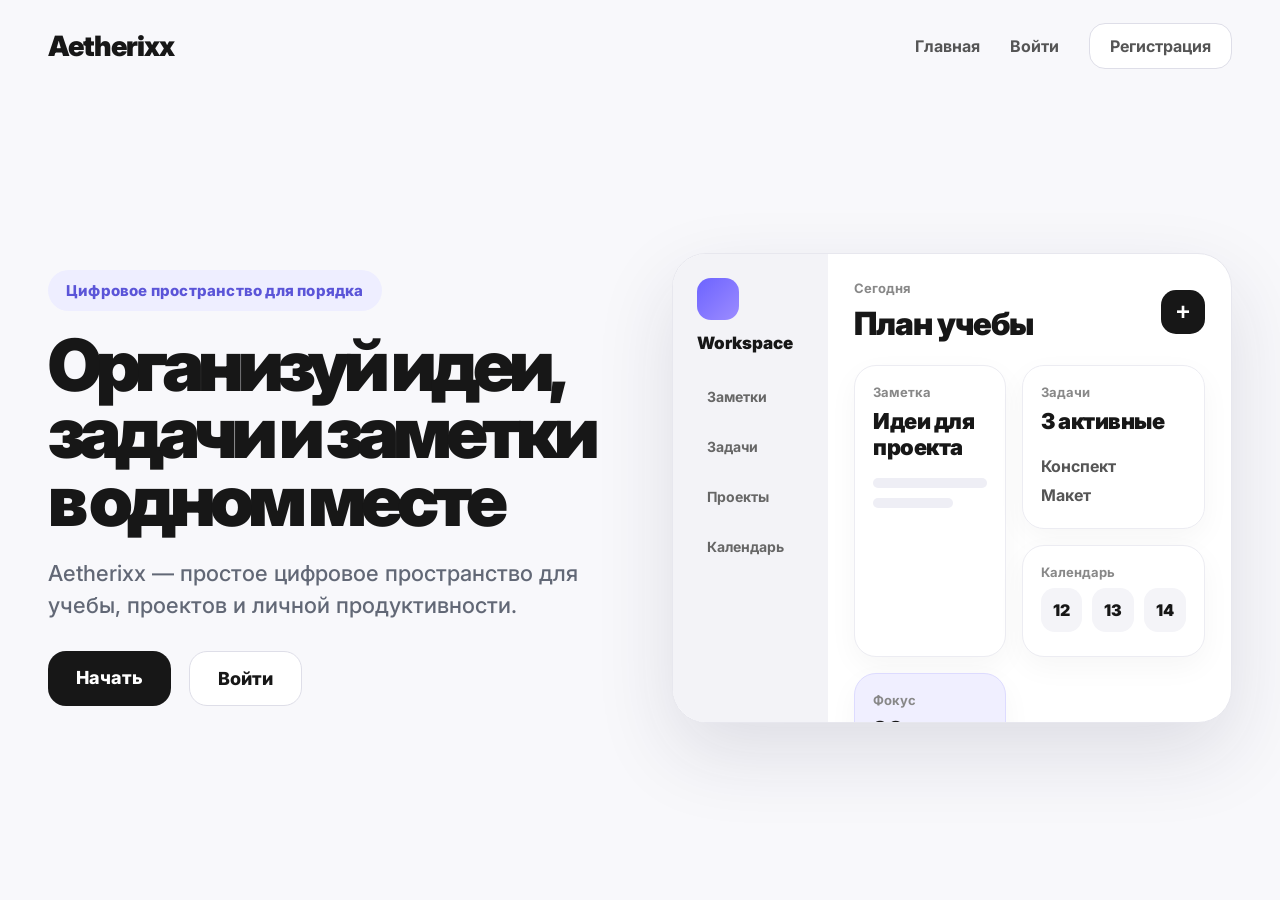
<file: index.html>
<!DOCTYPE html>
<html lang="ru">
<head>
    <meta charset="UTF-8">
    <meta name="viewport" content="width=device-width, initial-scale=1.0">
    <title>Aetherixx — Главная</title>
    <link rel="stylesheet" href="css/index.css">
</head>
<body>
    <!-- Верхняя навигация сайта -->
    <header class="header">
        <a href="index.html" class="logo">Aetherixx</a>

        <nav class="nav">
            <a href="index.html">Главная</a>
            <a href="login.html">Войти</a>
            <a href="register.html" class="nav-button">Регистрация</a>
        </nav>
    </header>

    <!-- Главный hero-блок -->
    <main class="hero">
        <section class="hero-text">
            <p class="badge">Цифровое пространство для порядка</p>
            <h1>Организуй идеи, задачи и заметки в одном месте</h1>
            <p class="subtitle">
                Aetherixx — простое цифровое пространство для учебы, проектов и личной продуктивности.
            </p>

            <div class="hero-actions">
                <a href="register.html" class="btn primary">Начать</a>
                <a href="login.html" class="btn secondary">Войти</a>
            </div>
        </section>

        <!-- Декоративный макет рабочего пространства -->
        <section class="workspace-preview">
            <div class="preview-window">
                <aside class="preview-sidebar">
                    <div class="sidebar-dot"></div>
                    <p>Workspace</p>
                    <span>Заметки</span>
                    <span>Задачи</span>
                    <span>Проекты</span>
                    <span>Календарь</span>
                </aside>

                <div class="preview-content">
                    <div class="preview-top">
                        <div>
                            <p class="small-text">Сегодня</p>
                            <h3>План учебы</h3>
                        </div>
                        <button>+</button>
                    </div>

                    <div class="preview-grid">
                        <div class="preview-card large">
                            <p>Заметка</p>
                            <h4>Идеи для проекта</h4>
                            <span></span>
                            <span class="short"></span>
                        </div>

                        <div class="preview-card">
                            <p>Задачи</p>
                            <h4>3 активные</h4>
                            <ul>
                                <li>Конспект</li>
                                <li>Макет</li>
                            </ul>
                        </div>

                        <div class="preview-card calendar">
                            <p>Календарь</p>
                            <div class="calendar-row">
                                <b>12</b><b>13</b><b>14</b>
                            </div>
                        </div>

                        <div class="preview-card accent">
                            <p>Фокус</p>
                            <h4>90 минут</h4>
                        </div>
                    </div>
                </div>
            </div>
        </section>
    </main>

    <script src="js/index.js"></script>
</body>
</html>
</file>
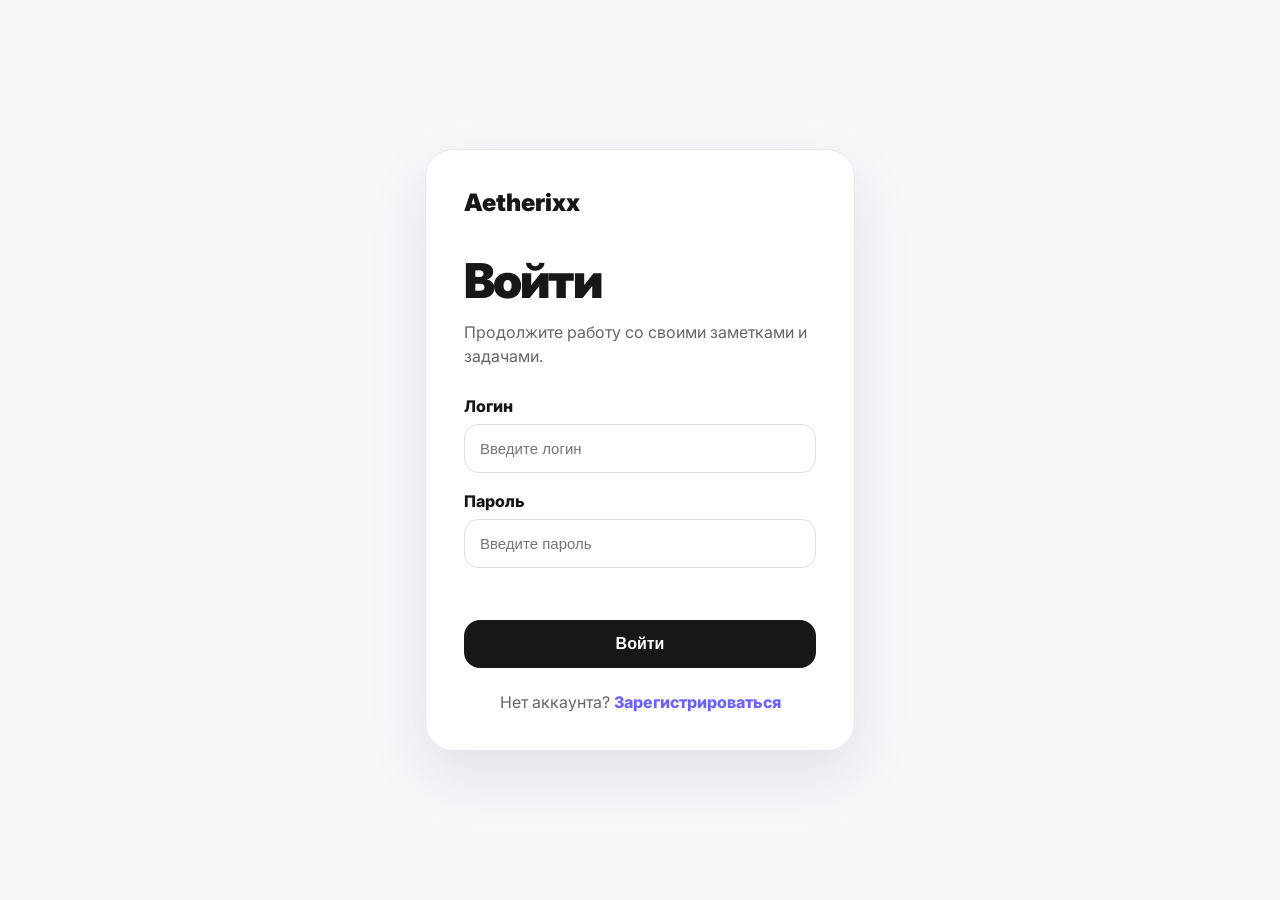
<file: login.html>
<!DOCTYPE html>
<html lang="ru">
<head>
    <meta charset="UTF-8">
    <meta name="viewport" content="width=device-width, initial-scale=1.0">
    <title>Aetherixx — Вход</title>
    <link rel="stylesheet" href="css/login.css">
</head>
<body>
    <main class="auth-page">
        <form class="auth-card" id="loginForm">
            <a href="index.html" class="logo">Aetherixx</a>
            <h1>Войти</h1>
            <p class="description">Продолжите работу со своими заметками и задачами.</p>
            <label>Логин</label>
            <input type="text" id="email" placeholder="Введите логин">

            <label>Пароль</label>
            <input type="password" id="password" placeholder="Введите пароль">

            <p class="error" id="errorMessage"></p>

            <button type="submit">Войти</button>

            <p class="bottom-text">
                Нет аккаунта? <a href="register.html">Зарегистрироваться</a>
            </p>
        </form>
    </main>

    <script src="js/login.js"></script>
</body>
</html>
</file>
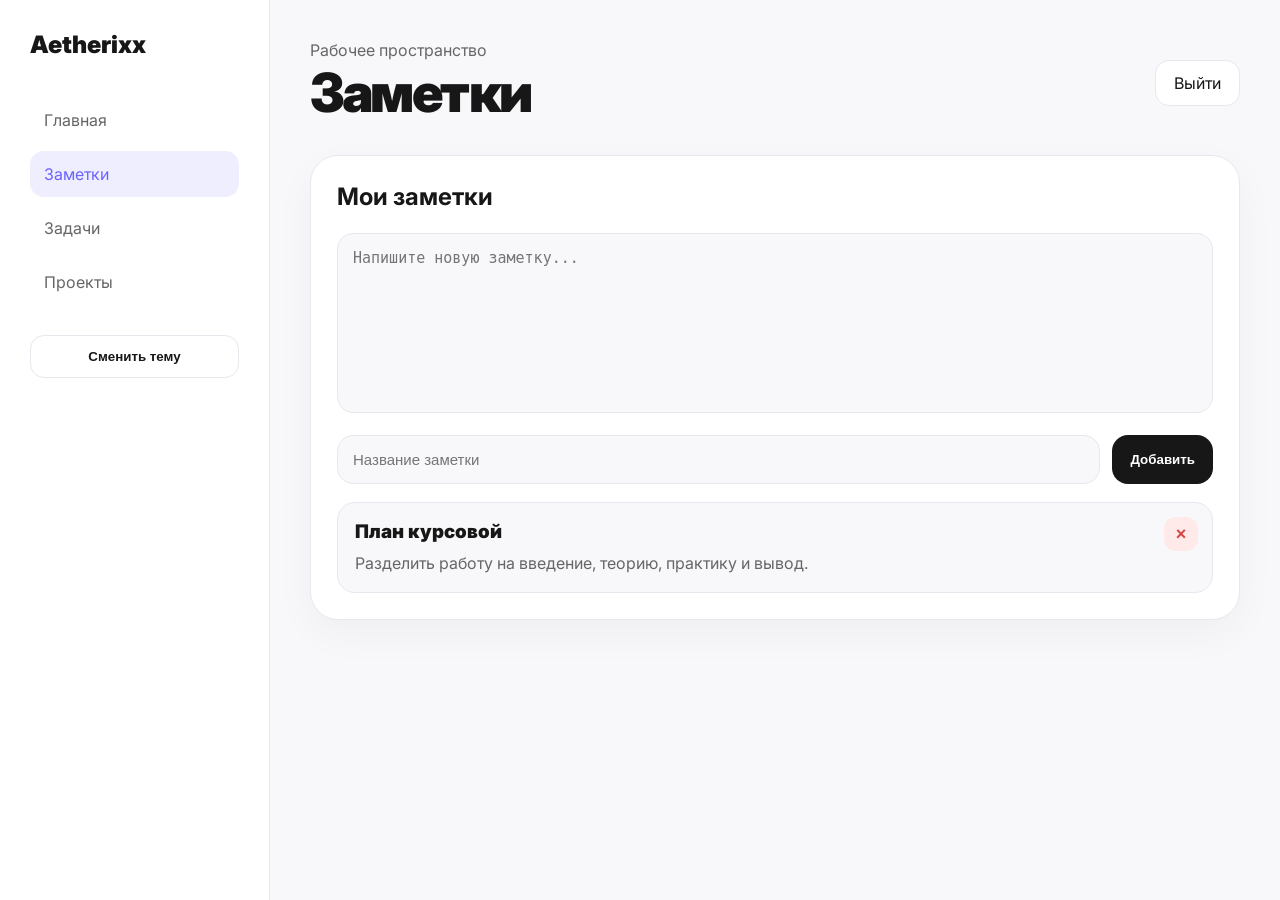
<file: notes.html>
<!DOCTYPE html>
<html lang="ru">
<head>
    <meta charset="UTF-8">
    <meta name="viewport" content="width=device-width, initial-scale=1.0">
    <title>Aetherixx — Заметки</title>
    <link rel="stylesheet" href="css/notes.css">
</head>
<body>
    <div class="app">
        <aside class="sidebar">
            <a href="index.html" class="logo">Aetherixx</a>
            <nav class="menu">
                <a href="workspace.html">Главная</a>
                <a class="active" href="notes.html">Заметки</a>
                <a href="tasks.html">Задачи</a>
                <a href="projects.html">Проекты</a>
            </nav>
            <button class="theme-button" id="themeButton">Сменить тему</button>
        </aside>

        <main class="content">
            <header class="topbar">
                <div>
                    <p class="muted">Рабочее пространство</p>
                    <h1>Заметки</h1>
                </div>
                <a href="login.html" class="logout" id="logoutButton">Выйти</a>
            </header>

            <section class="page-grid page-grid-one">
                <div class="panel">
                    <div class="panel-header">
                        <h2>Мои заметки</h2>
                    </div>
                    <textarea id="noteText" placeholder="Напишите новую заметку..."></textarea>
                    <div class="form-row">
                        <input type="text" id="noteTitle" placeholder="Название заметки">
                        <button id="addNoteButton">Добавить</button>
                    </div>
                    <div class="list" id="notesList"></div>
                </div>
            </section>
        </main>
    </div>
    <script src="js/notes.js"></script>
</body>
</html>
</file>
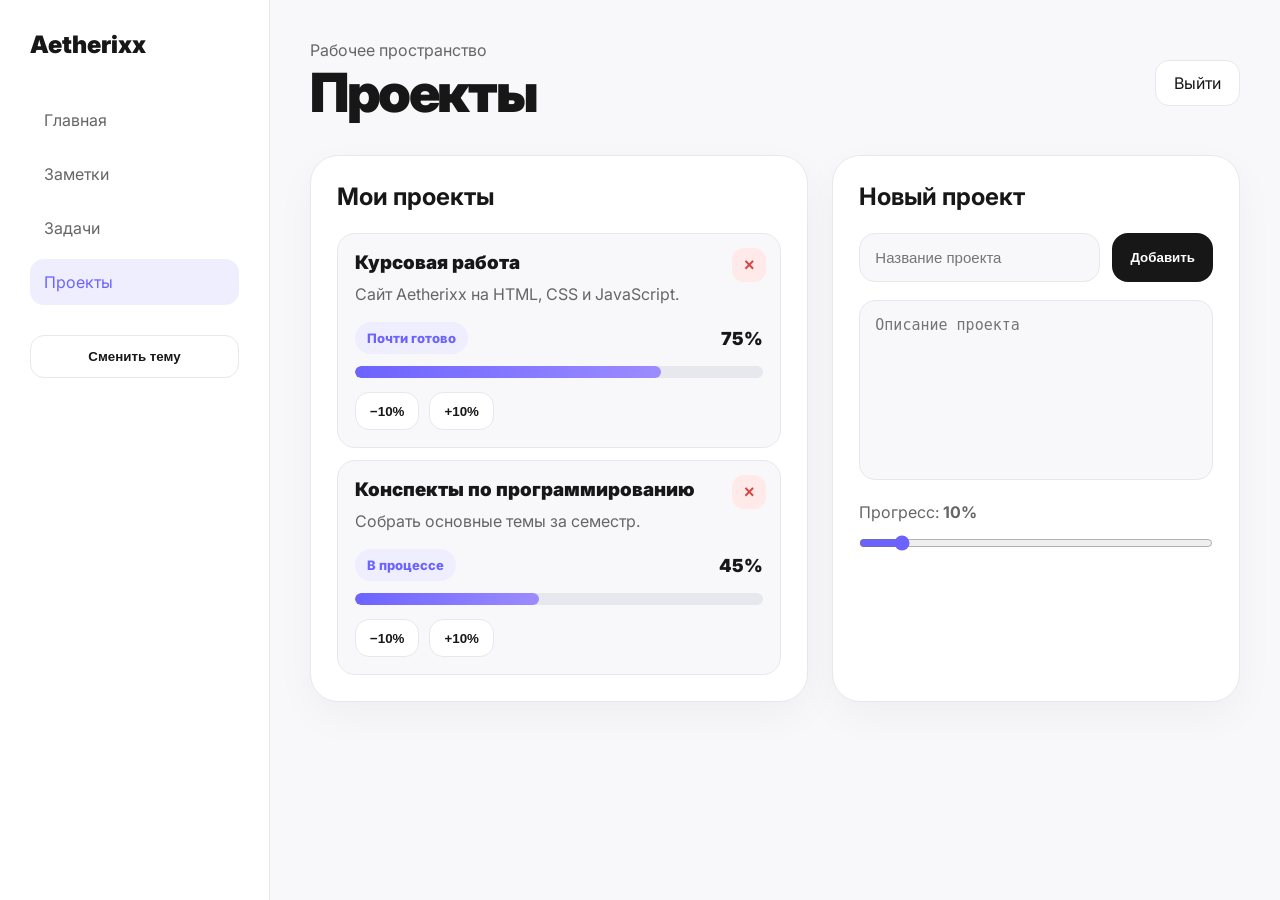
<file: projects.html>
<!DOCTYPE html>
<html lang="ru">
<head>
    <meta charset="UTF-8">
    <meta name="viewport" content="width=device-width, initial-scale=1.0">
    <title>Aetherixx — Проекты</title>
    <link rel="stylesheet" href="css/projects.css">
</head>
<body>
    <div class="app">
        <aside class="sidebar">
            <a href="index.html" class="logo">Aetherixx</a>
            <nav class="menu">
                <a href="workspace.html">Главная</a>
                <a href="notes.html">Заметки</a>
                <a href="tasks.html">Задачи</a>
                <a class="active" href="projects.html">Проекты</a>
            </nav>
            <button class="theme-button" id="themeButton">Сменить тему</button>
        </aside>

        <main class="content">
            <header class="topbar">
                <div>
                    <p class="muted">Рабочее пространство</p>
                    <h1>Проекты</h1>
                </div>
                <a href="login.html" class="logout" id="logoutButton">Выйти</a>
            </header>

            <section class="page-grid">
                <div class="panel">
                    <div class="panel-header">
                        <h2>Мои проекты</h2>
                    </div>
                    <div class="list" id="projectList"></div>
                </div>

                <div class="panel">
                    <div class="panel-header">
                        <h2>Новый проект</h2>
                    </div>
                    <div class="form-row">
                        <input type="text" id="projectInput" placeholder="Название проекта">
                        <button id="addProjectButton">Добавить</button>
                    </div>
                    <textarea id="projectText" placeholder="Описание проекта"></textarea>
                    <div class="progress-create">
                        <label for="projectProgress">Прогресс: <b id="progressValue">10%</b></label>
                        <input type="range" id="projectProgress" min="0" max="100" value="10">
                    </div>
                </div>
            </section>
        </main>
    </div>
    <script src="js/projects.js"></script>
</body>
</html>
</file>
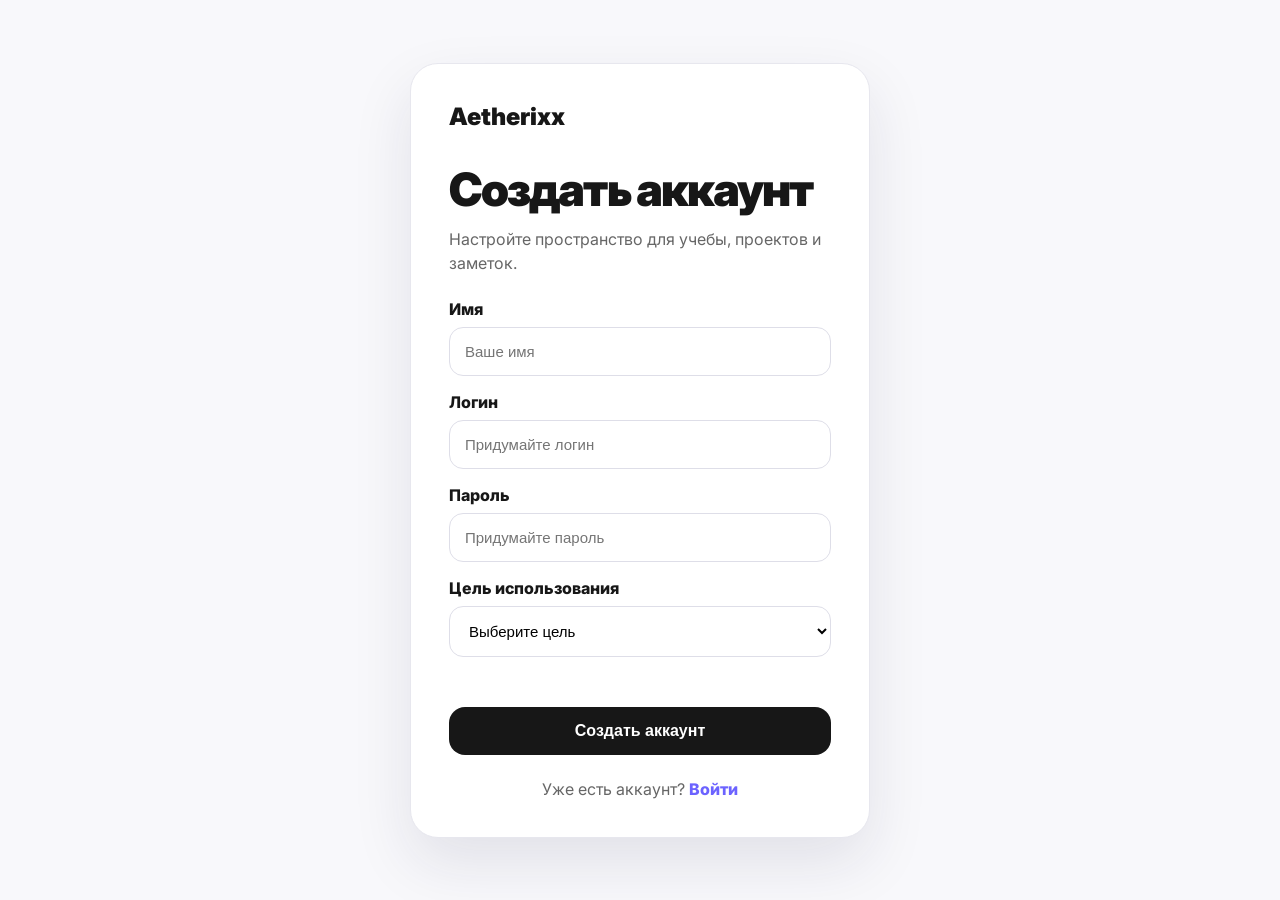
<file: register.html>
<!DOCTYPE html>
<html lang="ru">
<head>
    <meta charset="UTF-8">
    <meta name="viewport" content="width=device-width, initial-scale=1.0">
    <title>Aetherixx — Регистрация</title>
    <link rel="stylesheet" href="css/register.css">
</head>
<body>
    <main class="auth-page">
        <form class="auth-card" id="registerForm">
            <a href="index.html" class="logo">Aetherixx</a>
            <h1>Создать аккаунт</h1>
            <p class="description">Настройте пространство для учебы, проектов и заметок.</p>

            <label>Имя</label>
            <input type="text" id="name" placeholder="Ваше имя">

            <label>Логин</label>
            <input type="text" id="email" placeholder="Придумайте логин">

            <label>Пароль</label>
            <input type="password" id="password" placeholder="Придумайте пароль">

            <label>Цель использования</label>
            <select id="goal">
                <option value="">Выберите цель</option>
                <option value="Учёба">Учёба</option>
                <option value="Проекты">Проекты</option>
                <option value="Заметки">Заметки</option>
            </select>

            <p class="error" id="errorMessage"></p>

            <button type="submit">Создать аккаунт</button>

            <p class="bottom-text">
                Уже есть аккаунт? <a href="login.html">Войти</a>
            </p>
        </form>
    </main>

    <script src="js/register.js"></script>
</body>
</html>
</file>
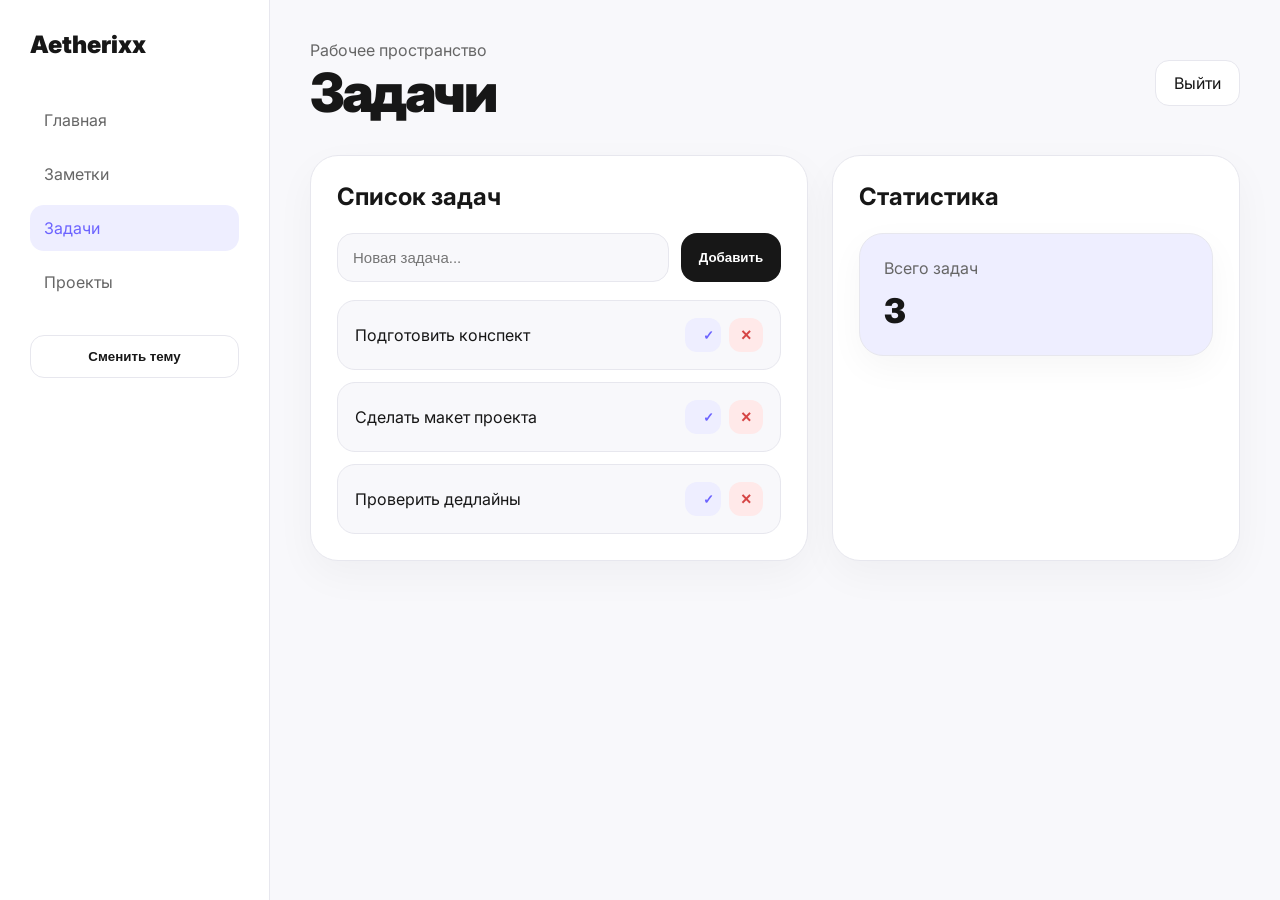
<file: tasks.html>
<!DOCTYPE html>
<html lang="ru">
<head>
    <meta charset="UTF-8">
    <meta name="viewport" content="width=device-width, initial-scale=1.0">
    <title>Aetherixx — Задачи</title>
    <link rel="stylesheet" href="css/tasks.css">
</head>
<body>
    <div class="app">
        <aside class="sidebar">
            <a href="index.html" class="logo">Aetherixx</a>
            <nav class="menu">
                <a href="workspace.html">Главная</a>
                <a href="notes.html">Заметки</a>
                <a class="active" href="tasks.html">Задачи</a>
                <a href="projects.html">Проекты</a>
            </nav>
            <button class="theme-button" id="themeButton">Сменить тему</button>
        </aside>

        <main class="content">
            <header class="topbar">
                <div>
                    <p class="muted">Рабочее пространство</p>
                    <h1>Задачи</h1>
                </div>
                <a href="login.html" class="logout" id="logoutButton">Выйти</a>
            </header>

            <section class="page-grid">
                <div class="panel">
                    <div class="panel-header">
                        <h2>Список задач</h2>
                    </div>
                    <div class="task-form">
                        <input type="text" id="taskInput" placeholder="Новая задача...">
                        <button id="addTaskButton">Добавить</button>
                    </div>
                    <ul class="list task-list" id="taskList"></ul>
                </div>

                <div class="panel">
                    <div class="panel-header">
                        <h2>Статистика</h2>
                    </div>
                    <div class="card accent">
                        <p>Всего задач</p>
                        <h2 id="taskCount">0</h2>
                    </div>
                </div>
            </section>
        </main>
    </div>
    <script src="js/tasks.js"></script>
</body>
</html>
</file>
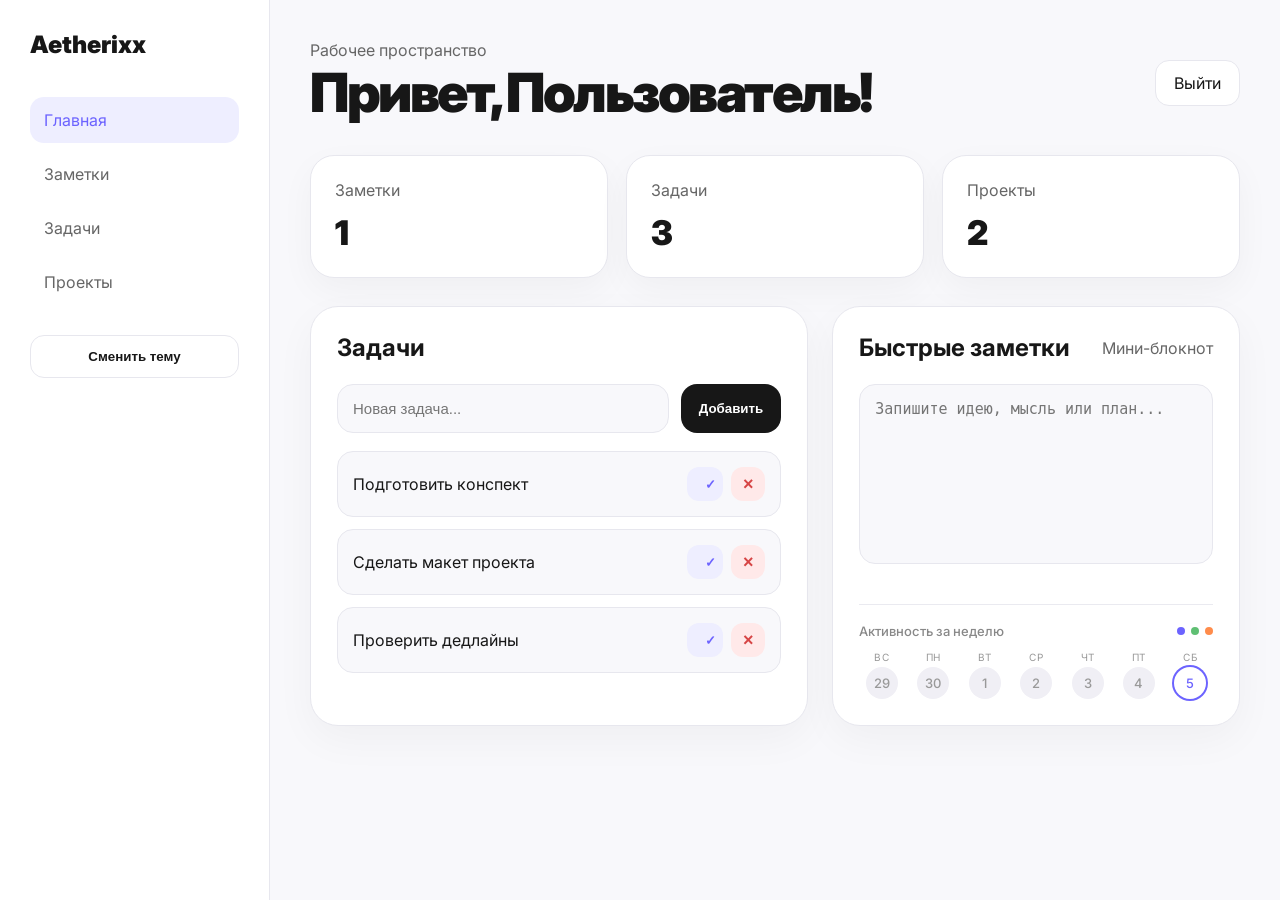
<file: workspace.html>
<!DOCTYPE html>
<html lang="ru">
<head>
    <meta charset="UTF-8">
    <meta name="viewport" content="width=device-width, initial-scale=1.0">
    <title>Aetherixx — Рабочее пространство</title>
    <link rel="stylesheet" href="css/workspace.css">
</head>
<body>
    <div class="app">
        <aside class="sidebar">
            <a href="index.html" class="logo">Aetherixx</a>
            <nav class="menu">
                <a class="active" href="workspace.html">Главная</a>
                <a href="notes.html">Заметки</a>
                <a href="tasks.html">Задачи</a>
                <a href="projects.html">Проекты</a>
            </nav>
            <button class="theme-button" id="themeButton">Сменить тему</button>
        </aside>

        <main class="content">
            <header class="topbar">
                <div>
                    <p class="muted">Рабочее пространство</p>
                    <h1 id="helloTitle">Привет!</h1>
                </div>
                <a href="login.html" class="logout" id="logoutButton">Выйти</a>
            </header>

            <section class="cards">
                <a class="card" href="notes.html">
                    <p>Заметки</p>
                    <h2 id="notesCount">0</h2>
                </a>
                <a class="card" href="tasks.html">
                    <p>Задачи</p>
                    <h2 id="taskCount">0</h2>
                </a>
                <a class="card" href="projects.html">
                    <p>Проекты</p>
                    <h2 id="projectsCount">0</h2>
                </a>
            </section>

            <section class="workspace-grid">
                <div class="panel">
                    <div class="panel-header">
                        <h2>Задачи</h2>
                    </div>

                    <div class="task-form">
                        <input type="text" id="taskInput" placeholder="Новая задача...">
                        <button id="addTaskButton">Добавить</button>
                    </div>

                    <ul class="task-list" id="taskList"></ul>
                </div>

                <div class="panel notes-panel">
                    <div class="panel-header">
                        <h2>Быстрые заметки</h2>
                        <span>Мини-блокнот</span>
                    </div>

                    <textarea id="quickNotes" placeholder="Запишите идею, мысль или план..."></textarea>

                    <div class="activity-mini">
                        <div class="activity-mini-header">
                            <span class="activity-mini-title">Активность за неделю</span>
                            <div class="activity-mini-legend">
                                <i class="mini-dot dot-tasks" title="Задачи"></i>
                                <i class="mini-dot dot-notes" title="Заметки"></i>
                                <i class="mini-dot dot-projects" title="Проекты"></i>
                            </div>
                        </div>
                        <div class="activity-week" id="activityWeek"></div>
                    </div>
                </div>
            </section>
        </main>
    </div>

    <script src="js/workspace.js"></script>
</body>
</html>
</file>
<file: css/index.css>
/* Подключаем современный шрифт Inter */
@import url('https://fonts.googleapis.com/css2?family=Inter:wght@400;500;600;700;800;900&display=swap');

/* Общие настройки страницы */
* {
    margin: 0;
    padding: 0;
    box-sizing: border-box;
}

body {
    font-family: 'Inter', Arial, sans-serif;
    background: #f8f8fb;
    color: #171717;
}

/* Навигация */
.header {
    max-width: 1440px;
    margin: 0 auto;
    padding: 28px 48px;
    display: flex;
    justify-content: space-between;
    align-items: center;
}

.logo {
    font-size: 28px;
    font-weight: 900;
    text-decoration: none;
    color: #171717;
    letter-spacing: -1px;
}

.nav {
    display: flex;
    gap: 30px;
    align-items: center;
}

.nav a {
    text-decoration: none;
    color: #555;
    font-size: 16px;
    font-weight: 700;
    transition: 0.2s;
}

.nav a:hover {
    color: #6c63ff;
}

.nav-button {
    padding: 12px 20px;
    border: 1px solid #dedee8;
    border-radius: 16px;
    background: white;
}

/* Главный блок */
.hero {
    max-width: 1440px;
    min-height: calc(100vh - 100px);
    margin: 0 auto;
    padding: 45px 48px 70px;
    display: grid;
    grid-template-columns: 1.05fr 0.95fr;
    align-items: center;
    gap: 70px;
}

.badge {
    display: inline-block;
    padding: 11px 18px;
    background: #eeeeff;
    color: #5b55d8;
    border-radius: 999px;
    font-size: 15px;
    font-weight: 800;
    letter-spacing: 0.2px;
    margin-bottom: 28px;
}

.hero-text h1 {
    max-width: 860px;
    font-size: 96px;
    line-height: 0.95;
    font-weight: 900;
    letter-spacing: -6px;
    margin-bottom: 32px;
}

.subtitle {
    max-width: 660px;
    font-size: 24px;
    font-weight: 500;
    color: #626876;
    line-height: 1.55;
    margin-bottom: 42px;
}

.hero-actions {
    display: flex;
    gap: 18px;
}

.btn {
    padding: 18px 30px;
    border-radius: 18px;
    text-decoration: none;
    font-size: 18px;
    font-weight: 800;
    transition: 0.2s;
}

.primary {
    background: #171717;
    color: white;
}

.primary:hover {
    background: #6c63ff;
    transform: translateY(-3px);
}

.secondary {
    background: white;
    color: #171717;
    border: 1px solid #dedee8;
}

.secondary:hover {
    transform: translateY(-3px);
    box-shadow: 0 12px 30px rgba(0, 0, 0, 0.08);
}

/* Макет рабочего пространства справа */
.workspace-preview {
    display: flex;
    justify-content: center;
}

.preview-window {
    width: 620px;
    height: 520px;
    background: white;
    border: 1px solid #e7e7ee;
    border-radius: 34px;
    display: grid;
    grid-template-columns: 170px 1fr;
    overflow: hidden;
    box-shadow: 0 30px 80px rgba(32, 32, 64, 0.12);
}

.preview-sidebar {
    background: #f3f3f7;
    padding: 28px;
    display: flex;
    flex-direction: column;
    gap: 16px;
}

.sidebar-dot {
    width: 42px;
    height: 42px;
    background: linear-gradient(135deg, #6c63ff, #9c8cff);
    border-radius: 14px;
}

.preview-sidebar p {
    font-size: 17px;
    font-weight: 900;
    margin-bottom: 12px;
}

.preview-sidebar span {
    color: #666;
    font-size: 14px;
    font-weight: 700;
    padding: 10px;
    border-radius: 10px;
}

.preview-sidebar span:hover {
    background: white;
}

.preview-content {
    padding: 30px;
}

.preview-top {
    display: flex;
    justify-content: space-between;
    align-items: center;
    margin-bottom: 22px;
}

.small-text,
.preview-card p {
    color: #888;
    font-size: 13px;
    font-weight: 700;
    margin-bottom: 8px;
}

.preview-top h3 {
    font-size: 32px;
    font-weight: 900;
    letter-spacing: -1px;
}

.preview-top button {
    width: 44px;
    height: 44px;
    border: 0;
    border-radius: 15px;
    background: #171717;
    color: white;
    font-size: 24px;
    font-weight: 800;
}

.preview-grid {
    display: grid;
    grid-template-columns: 1.2fr 1fr;
    gap: 16px;
}

.preview-card {
    min-height: 130px;
    padding: 20px;
    border: 1px solid #ececf2;
    border-radius: 22px;
    background: #fff;
    box-shadow: 0 10px 30px rgba(0, 0, 0, 0.04);
}

.preview-card.large {
    grid-row: span 2;
}

.preview-card h4 {
    font-size: 22px;
    font-weight: 900;
    letter-spacing: -0.5px;
    margin-bottom: 18px;
}

.preview-card span {
    display: block;
    width: 100%;
    height: 10px;
    background: #eeeef5;
    border-radius: 10px;
    margin-bottom: 10px;
}

.preview-card span.short {
    width: 70%;
}

.preview-card ul {
    list-style: none;
    color: #555;
    font-weight: 700;
    line-height: 1.8;
}

.calendar-row {
    display: flex;
    gap: 10px;
}

.calendar-row b {
    padding: 12px;
    background: #f4f4f8;
    border-radius: 14px;
    font-weight: 900;
}

.accent {
    background: #f0efff;
    border-color: #dddbff;
}

/* Адаптация под маленькие экраны */
@media (max-width: 1100px) {
    .hero {
        grid-template-columns: 1fr;
    }

    .hero-text h1 {
        font-size: 72px;
    }

    .preview-window {
        width: 100%;
        max-width: 620px;
    }
}

@media (max-width: 650px) {
    .header {
        padding: 24px;
        flex-direction: column;
        gap: 18px;
    }

    .hero {
        padding: 30px 24px 50px;
    }

    .hero-text h1 {
        font-size: 48px;
        letter-spacing: -3px;
    }

    .subtitle {
        font-size: 18px;
    }

    .hero-actions {
        flex-direction: column;
    }

    .preview-window {
        height: auto;
        grid-template-columns: 1fr;
    }
}

@media (min-width: 1000px) {
    html,
    body {
        width: 100%;
        height: 100%;
        overflow: hidden;
    }

    .header {
        height: 92px;
        padding-top: 22px;
        padding-bottom: 22px;
    }

    .hero {
        height: calc(100vh - 92px);
        min-height: 0;
        padding-top: 18px;
        padding-bottom: 34px;
        gap: 52px;
    }

    .badge {
        margin-bottom: 20px;
    }

    .hero-text h1 {
        font-size: clamp(72px, 5vw, 96px);
        line-height: 0.94;
        margin-bottom: 24px;
    }

    .subtitle {
        font-size: 22px;
        line-height: 1.45;
        margin-bottom: 30px;
    }

    .btn {
        padding: 16px 28px;
    }

    .preview-window {
        width: 560px;
        height: 470px;
        grid-template-columns: 155px 1fr;
    }

    .preview-sidebar {
        padding: 24px;
        gap: 13px;
    }

    .preview-content {
        padding: 26px;
    }

    .preview-card {
        min-height: 112px;
        padding: 18px;
    }
}

.hero-text {
    animation: smoothUp 0.75s ease both;
}

.workspace-preview {
    animation: smoothUp 0.85s ease both;
    animation-delay: 0.12s;
}

@keyframes smoothUp {
    from {
        opacity: 0;
        transform: translateY(24px);
    }

    to {
        opacity: 1;
        transform: translateY(0);
    }
}
</file>
<file: css/login.css>
@import url('https://fonts.googleapis.com/css2?family=Inter:wght@400;500;600;700;800;900&display=swap');

* {
    margin: 0;
    padding: 0;
    box-sizing: border-box;
}

body {
    font-family: 'Inter', Arial, sans-serif;
    background: #f8f8fb;
    color: #171717;
}

.auth-page {
    min-height: 100vh;
    display: flex;
    justify-content: center;
    align-items: center;
    padding: 30px;
}

.auth-card {
    width: 430px;
    background: white;
    border: 1px solid #e7e7ee;
    border-radius: 28px;
    padding: 38px;
    box-shadow: 0 25px 60px rgba(32, 32, 64, 0.10);
}

.logo {
    display: inline-block;
    color: #171717;
    font-size: 24px;
    font-weight: 900;
    text-decoration: none;
    margin-bottom: 34px;
}

h1 {
    font-size: 48px;
    font-weight: 900;
    letter-spacing: -2px;
    margin-bottom: 10px;
}

.description {
    color: #666;
    line-height: 1.5;
    margin-bottom: 28px;
}

label {
    display: block;
    font-weight: 800;
    margin-bottom: 8px;
}

input {
    width: 100%;
    padding: 15px;
    margin-bottom: 18px;
    border: 1px solid #dedee8;
    border-radius: 14px;
    font-size: 15px;
    outline: none;
    transition: 0.2s;
}

input:focus {
    border-color: #6c63ff;
    box-shadow: 0 0 0 4px #eeeeff;
}

.error {
    color: #d94a4a;
    min-height: 22px;
    margin-bottom: 12px;
}

button {
    width: 100%;
    padding: 15px;
    border: 0;
    border-radius: 16px;
    background: #171717;
    color: white;
    font-size: 16px;
    font-weight: 900;
    cursor: pointer;
    transition: 0.2s;
}

button:hover {
    background: #6c63ff;
    transform: translateY(-2px);
}

.bottom-text {
    margin-top: 24px;
    color: #666;
    text-align: center;
}

.bottom-text a {
    color: #6c63ff;
    font-weight: 800;
    text-decoration: none;
}

/* Плавная анимация появления, как на главной странице */
.auth-page {
    animation: pageFade 0.45s ease both;
}

.auth-card {
    animation: cardUp 0.7s ease both;
}

.demo-hint {
    display: inline-block;
    margin-bottom: 22px;
    padding: 10px 14px;
    border-radius: 14px;
    background: #f0efff;
    color: #5b55d8;
    font-size: 14px;
    font-weight: 700;
}

.demo-hint b {
    font-weight: 900;
}

@keyframes pageFade {
    from {
        opacity: 0;
    }

    to {
        opacity: 1;
    }
}

@keyframes cardUp {
    from {
        opacity: 0;
        transform: translateY(28px) scale(0.98);
    }

    to {
        opacity: 1;
        transform: translateY(0) scale(1);
    }
}
</file>
<file: css/notes.css>
@import url('https://fonts.googleapis.com/css2?family=Inter:wght@400;500;600;700;800;900&display=swap');

* {
    margin: 0;
    padding: 0;
    box-sizing: border-box;
}

body {
    font-family: 'Inter', Arial, sans-serif;
    background: #f8f8fb;
    color: #171717;
    transition: 0.25s;
}

.app {
    min-height: 100vh;
    display: grid;
    grid-template-columns: 270px 1fr;
}

/* Боковое меню */
.sidebar {
    padding: 30px;
    background: #ffffff;
    border-right: 1px solid #e7e7ee;
}

.logo {
    display: block;
    font-size: 24px;
    font-weight: 900;
    color: #171717;
    text-decoration: none;
    margin-bottom: 38px;
}

.menu {
    display: flex;
    flex-direction: column;
    gap: 8px;
}

.menu a {
    padding: 13px 14px;
    color: #666666;
    text-decoration: none;
    border-radius: 14px;
    transition: 0.2s;
}

.menu a:hover,
.menu a.active {
    background: #eeeeff;
    color: #6c63ff;
}

.theme-button {
    width: 100%;
    margin-top: 30px;
    padding: 13px;
    border: 1px solid #e7e7ee;
    border-radius: 14px;
    background: #ffffff;
    color: #171717;
    cursor: pointer;
    transition: 0.2s;
}

.theme-button:hover {
    border-color: #6c63ff;
}

/* Контент */
.content {
    padding: 40px;
}

.topbar {
    display: flex;
    justify-content: space-between;
    align-items: center;
    margin-bottom: 30px;
}

.muted,
.panel-header span,
.card p,
.note-card p {
    color: #666666;
}

.topbar h1 {
    font-size: 54px;
    font-weight: 900;
    letter-spacing: -2.5px;
}

.logout {
    padding: 12px 18px;
    background: #ffffff;
    color: #171717;
    border: 1px solid #e7e7ee;
    border-radius: 14px;
    text-decoration: none;
    transition: 0.2s;
}

.logout:hover {
    color: #6c63ff;
    transform: translateY(-2px);
}

.cards {
    display: grid;
    grid-template-columns: repeat(3, 1fr);
    gap: 18px;
    margin-bottom: 28px;
}

.card {
    padding: 24px;
    background: #ffffff;
    border: 1px solid #e7e7ee;
    border-radius: 24px;
    box-shadow: 0 12px 35px rgba(0, 0, 0, 0.04);
    transition: 0.2s;
}

.card:hover {
    transform: translateY(-4px);
}

.card h2 {
    margin-top: 12px;
    font-size: 34px;
    font-weight: 900;
}

.card.accent {
    background: #eeeeff;
}

.workspace-grid {
    display: grid;
    grid-template-columns: 1.1fr 0.9fr;
    gap: 24px;
}

.panel {
    background: #ffffff;
    border: 1px solid #e7e7ee;
    border-radius: 28px;
    padding: 26px;
    box-shadow: 0 14px 40px rgba(0, 0, 0, 0.04);
}

.panel-header {
    display: flex;
    justify-content: space-between;
    align-items: center;
    gap: 20px;
    margin-bottom: 22px;
}

.task-form {
    display: flex;
    gap: 12px;
    margin-bottom: 18px;
}

.task-form input,
textarea {
    width: 100%;
    padding: 15px;
    border: 1px solid #e7e7ee;
    border-radius: 16px;
    background: #f8f8fb;
    color: #171717;
    outline: none;
    font-size: 15px;
}

.task-form input:focus,
textarea:focus {
    border-color: #6c63ff;
}

.task-form button {
    padding: 0 18px;
    border: 0;
    border-radius: 16px;
    background: #171717;
    color: #ffffff;
    font-weight: 900;
    cursor: pointer;
}

.task-list {
    list-style: none;
    display: flex;
    flex-direction: column;
    gap: 12px;
}

.task-list li {
    display: flex;
    justify-content: space-between;
    align-items: center;
    padding: 15px;
    background: #f8f8fb;
    border: 1px solid #e7e7ee;
    border-radius: 16px;
}

.task-list li.done span {
    text-decoration: line-through;
    color: #666666;
}

.task-list button {
    width: 34px;
    height: 34px;
    border: 0;
    border-radius: 12px;
    background: #eeeeff;
    color: #6c63ff;
    cursor: pointer;
    font-weight: 900;
}

textarea {
    height: 180px;
    resize: none;
    margin-bottom: 18px;
}

.note-card {
    padding: 20px;
    border-radius: 20px;
    background: #eeeeff;
}

.note-card h3 {
    margin-top: 10px;
    line-height: 1.4;
}

@media (max-width: 1000px) {
    .app {
        grid-template-columns: 1fr;
    }

    .sidebar {
        border-right: 0;
        border-bottom: 1px solid #e7e7ee;
    }

    .cards,
    .workspace-grid {
        grid-template-columns: 1fr;
    }
}

.card { text-decoration: none; color: #171717; display: block; }
.page-grid { display: grid; grid-template-columns: 1.1fr 0.9fr; gap: 24px; }
.form-row { display: flex; gap: 12px; margin-bottom: 18px; }
input, textarea, select { width: 100%; padding: 15px; border: 1px solid #e7e7ee; border-radius: 16px; background: #f8f8fb; color: #171717; outline: none; font-size: 15px; }
input:focus, textarea:focus, select:focus { border-color: #6c63ff; }
button { padding: 0 18px; border: 0; border-radius: 16px; background: #171717; color: #ffffff; font-weight: 900; cursor: pointer; }
.list { list-style: none; display: flex; flex-direction: column; gap: 12px; }
.list li, .note-item, .project-item, .event-item { padding: 17px; background: #f8f8fb; border: 1px solid #e7e7ee; border-radius: 18px; }
.note-item h3, .project-item h3, .event-item h3 { margin-bottom: 8px; font-weight: 900; }
.note-item p, .project-item p, .event-item p { color: #666666; line-height: 1.5; }
.project-info, .event-time { color: #666666; }
.progress { height: 10px; background: #e7e7ee; border-radius: 999px; margin-top: 14px; overflow: hidden; }
.progress span { display: block; height: 100%; background: #6c63ff; border-radius: 999px; }
.idea-box { padding: 20px; border-radius: 20px; background: #eeeeff; }
.idea-box h3 { margin-top: 10px; line-height: 1.4; }
.calendar-box { display: grid; grid-template-columns: repeat(7, 1fr); gap: 10px; }
.day { min-height: 70px; padding: 12px; border-radius: 16px; background: #f8f8fb; border: 1px solid #e7e7ee; font-weight: 800; cursor: pointer; }
.day.active { background: #eeeeff; color: #6c63ff; }
@media (max-width: 1000px) { .page-grid { grid-template-columns: 1fr; } }


.item-actions {
    display: flex;
    gap: 8px;
    align-items: center;
}

.task-list .delete-button,
.delete-button {
    width: 34px;
    height: 34px;
    padding: 0;
    border: 0;
    border-radius: 12px;
    background: #ffe9e9;
    color: #d64545;
    cursor: pointer;
    font-weight: 900;
    font-size: 18px;
}

.task-list .delete-button:hover,
.delete-button:hover {
    background: #ffd6d6;
    transform: translateY(-1px);
}

.note-item,
.project-item {
    position: relative;
}

.item-delete {
    position: absolute;
    top: 14px;
    right: 14px;
}

.note-item h3,
.project-item h3 {
    padding-right: 46px;
}

body.dark { background: #121216; color: #f4f4f5; }
body.dark .sidebar, body.dark .logout, body.dark .theme-button, body.dark .card, body.dark .panel { background: #1d1d24; border-color: #30303a; color: #f4f4f5; }
body.dark .logo, body.dark .card, body.dark input, body.dark textarea, body.dark select { color: #f4f4f5; }
body.dark .menu a, body.dark .muted, body.dark .panel-header span, body.dark .card p, body.dark .note-card p, body.dark .note-item p, body.dark .project-item p, body.dark .project-info { color: #aaaab5; }
body.dark .menu a:hover, body.dark .menu a.active, body.dark .card.accent, body.dark .note-card, body.dark .idea-box, body.dark .task-list button { background: #282545; color: #8d86ff; }
body.dark input, body.dark textarea, body.dark select, body.dark .task-list li, body.dark .note-item, body.dark .project-item { background: #121216; border-color: #30303a; }
body.dark button, body.dark .task-form button { background: #f4f4f5; color: #1d1d24; }
body.dark .progress { background: #30303a; }
body.dark .progress span { background: #8d86ff; }
body.dark .sidebar { border-right-color: #30303a; }
body.dark .task-list .delete-button, body.dark .delete-button { background: #3a2528; color: #ff8b8b; }

.project-meta {
    display: flex;
    justify-content: space-between;
    align-items: center;
    gap: 12px;
    margin-top: 16px;
}

.status-pill {
    padding: 8px 12px;
    border-radius: 999px;
    background: #eeeeff;
    color: #6c63ff;
    font-weight: 800;
    font-size: 13px;
}

.percent {
    font-size: 18px;
    font-weight: 900;
}

.progress {
    height: 12px;
    background: #e7e7ee;
    border-radius: 999px;
    margin-top: 12px;
    overflow: hidden;
}

.progress span {
    display: block;
    height: 100%;
    background: linear-gradient(90deg, #6c63ff, #9c8cff);
    border-radius: 999px;
    transition: 0.25s;
}

.progress-actions {
    display: flex;
    gap: 10px;
    margin-top: 14px;
}

.progress-actions button {
    min-height: 38px;
    padding: 0 14px;
    border-radius: 14px;
    background: #ffffff;
    color: #171717;
    border: 1px solid #e7e7ee;
    font-weight: 800;
}

.progress-actions button:hover {
    border-color: #6c63ff;
    color: #6c63ff;
    transform: translateY(-1px);
}

.progress-create {
    display: flex;
    flex-direction: column;
    gap: 12px;
}

.progress-create label {
    color: #666666;
}

.progress-create input {
    padding: 0;
    accent-color: #6c63ff;
}

body.dark .status-pill {
    background: #282545;
    color: #8d86ff;
}

body.dark .progress-actions button {
    background: #1d1d24;
    color: #f4f4f5;
    border-color: #30303a;
}

body.dark .progress-create label {
    color: #aaaab5;
}


.page-grid-one {
    grid-template-columns: 1fr;
}
</file>
<file: css/projects.css>
@import url('https://fonts.googleapis.com/css2?family=Inter:wght@400;500;600;700;800;900&display=swap');

* {
    margin: 0;
    padding: 0;
    box-sizing: border-box;
}

body {
    font-family: 'Inter', Arial, sans-serif;
    background: #f8f8fb;
    color: #171717;
    transition: 0.25s;
}

.app {
    min-height: 100vh;
    display: grid;
    grid-template-columns: 270px 1fr;
}

/* Боковое меню */
.sidebar {
    padding: 30px;
    background: #ffffff;
    border-right: 1px solid #e7e7ee;
}

.logo {
    display: block;
    font-size: 24px;
    font-weight: 900;
    color: #171717;
    text-decoration: none;
    margin-bottom: 38px;
}

.menu {
    display: flex;
    flex-direction: column;
    gap: 8px;
}

.menu a {
    padding: 13px 14px;
    color: #666666;
    text-decoration: none;
    border-radius: 14px;
    transition: 0.2s;
}

.menu a:hover,
.menu a.active {
    background: #eeeeff;
    color: #6c63ff;
}

.theme-button {
    width: 100%;
    margin-top: 30px;
    padding: 13px;
    border: 1px solid #e7e7ee;
    border-radius: 14px;
    background: #ffffff;
    color: #171717;
    cursor: pointer;
    transition: 0.2s;
}

.theme-button:hover {
    border-color: #6c63ff;
}

/* Контент */
.content {
    padding: 40px;
}

.topbar {
    display: flex;
    justify-content: space-between;
    align-items: center;
    margin-bottom: 30px;
}

.muted,
.panel-header span,
.card p,
.note-card p {
    color: #666666;
}

.topbar h1 {
    font-size: 54px;
    font-weight: 900;
    letter-spacing: -2.5px;
}

.logout {
    padding: 12px 18px;
    background: #ffffff;
    color: #171717;
    border: 1px solid #e7e7ee;
    border-radius: 14px;
    text-decoration: none;
    transition: 0.2s;
}

.logout:hover {
    color: #6c63ff;
    transform: translateY(-2px);
}

.cards {
    display: grid;
    grid-template-columns: repeat(3, 1fr);
    gap: 18px;
    margin-bottom: 28px;
}

.card {
    padding: 24px;
    background: #ffffff;
    border: 1px solid #e7e7ee;
    border-radius: 24px;
    box-shadow: 0 12px 35px rgba(0, 0, 0, 0.04);
    transition: 0.2s;
}

.card:hover {
    transform: translateY(-4px);
}

.card h2 {
    margin-top: 12px;
    font-size: 34px;
    font-weight: 900;
}

.card.accent {
    background: #eeeeff;
}

.workspace-grid {
    display: grid;
    grid-template-columns: 1.1fr 0.9fr;
    gap: 24px;
}

.panel {
    background: #ffffff;
    border: 1px solid #e7e7ee;
    border-radius: 28px;
    padding: 26px;
    box-shadow: 0 14px 40px rgba(0, 0, 0, 0.04);
}

.panel-header {
    display: flex;
    justify-content: space-between;
    align-items: center;
    gap: 20px;
    margin-bottom: 22px;
}

.task-form {
    display: flex;
    gap: 12px;
    margin-bottom: 18px;
}

.task-form input,
textarea {
    width: 100%;
    padding: 15px;
    border: 1px solid #e7e7ee;
    border-radius: 16px;
    background: #f8f8fb;
    color: #171717;
    outline: none;
    font-size: 15px;
}

.task-form input:focus,
textarea:focus {
    border-color: #6c63ff;
}

.task-form button {
    padding: 0 18px;
    border: 0;
    border-radius: 16px;
    background: #171717;
    color: #ffffff;
    font-weight: 900;
    cursor: pointer;
}

.task-list {
    list-style: none;
    display: flex;
    flex-direction: column;
    gap: 12px;
}

.task-list li {
    display: flex;
    justify-content: space-between;
    align-items: center;
    padding: 15px;
    background: #f8f8fb;
    border: 1px solid #e7e7ee;
    border-radius: 16px;
}

.task-list li.done span {
    text-decoration: line-through;
    color: #666666;
}

.task-list button {
    width: 34px;
    height: 34px;
    border: 0;
    border-radius: 12px;
    background: #eeeeff;
    color: #6c63ff;
    cursor: pointer;
    font-weight: 900;
}

textarea {
    height: 180px;
    resize: none;
    margin-bottom: 18px;
}

.note-card {
    padding: 20px;
    border-radius: 20px;
    background: #eeeeff;
}

.note-card h3 {
    margin-top: 10px;
    line-height: 1.4;
}

@media (max-width: 1000px) {
    .app {
        grid-template-columns: 1fr;
    }

    .sidebar {
        border-right: 0;
        border-bottom: 1px solid #e7e7ee;
    }

    .cards,
    .workspace-grid {
        grid-template-columns: 1fr;
    }
}

.card { text-decoration: none; color: #171717; display: block; }
.page-grid { display: grid; grid-template-columns: 1.1fr 0.9fr; gap: 24px; }
.form-row { display: flex; gap: 12px; margin-bottom: 18px; }
input, textarea, select { width: 100%; padding: 15px; border: 1px solid #e7e7ee; border-radius: 16px; background: #f8f8fb; color: #171717; outline: none; font-size: 15px; }
input:focus, textarea:focus, select:focus { border-color: #6c63ff; }
button { padding: 0 18px; border: 0; border-radius: 16px; background: #171717; color: #ffffff; font-weight: 900; cursor: pointer; }
.list { list-style: none; display: flex; flex-direction: column; gap: 12px; }
.list li, .note-item, .project-item, .event-item { padding: 17px; background: #f8f8fb; border: 1px solid #e7e7ee; border-radius: 18px; }
.note-item h3, .project-item h3, .event-item h3 { margin-bottom: 8px; font-weight: 900; }
.note-item p, .project-item p, .event-item p { color: #666666; line-height: 1.5; }
.project-info, .event-time { color: #666666; }
.progress { height: 10px; background: #e7e7ee; border-radius: 999px; margin-top: 14px; overflow: hidden; }
.progress span { display: block; height: 100%; background: #6c63ff; border-radius: 999px; }
.idea-box { padding: 20px; border-radius: 20px; background: #eeeeff; }
.idea-box h3 { margin-top: 10px; line-height: 1.4; }
.calendar-box { display: grid; grid-template-columns: repeat(7, 1fr); gap: 10px; }
.day { min-height: 70px; padding: 12px; border-radius: 16px; background: #f8f8fb; border: 1px solid #e7e7ee; font-weight: 800; cursor: pointer; }
.day.active { background: #eeeeff; color: #6c63ff; }
@media (max-width: 1000px) { .page-grid { grid-template-columns: 1fr; } }

/* Кнопки действий: выполнить и удалить */
.item-actions {
    display: flex;
    gap: 8px;
    align-items: center;
}

.task-list .delete-button,
.delete-button {
    width: 34px;
    height: 34px;
    padding: 0;
    border: 0;
    border-radius: 12px;
    background: #ffe9e9;
    color: #d64545;
    cursor: pointer;
    font-weight: 900;
    font-size: 18px;
}

.task-list .delete-button:hover,
.delete-button:hover {
    background: #ffd6d6;
    transform: translateY(-1px);
}

.note-item,
.project-item {
    position: relative;
}

.item-delete {
    position: absolute;
    top: 14px;
    right: 14px;
}

.note-item h3,
.project-item h3 {
    padding-right: 46px;
}

body.dark { background: #121216; color: #f4f4f5; }
body.dark .sidebar, body.dark .logout, body.dark .theme-button, body.dark .card, body.dark .panel { background: #1d1d24; border-color: #30303a; color: #f4f4f5; }
body.dark .logo, body.dark .card, body.dark input, body.dark textarea, body.dark select { color: #f4f4f5; }
body.dark .menu a, body.dark .muted, body.dark .panel-header span, body.dark .card p, body.dark .note-card p, body.dark .note-item p, body.dark .project-item p, body.dark .project-info { color: #aaaab5; }
body.dark .menu a:hover, body.dark .menu a.active, body.dark .card.accent, body.dark .note-card, body.dark .idea-box, body.dark .task-list button { background: #282545; color: #8d86ff; }
body.dark input, body.dark textarea, body.dark select, body.dark .task-list li, body.dark .note-item, body.dark .project-item { background: #121216; border-color: #30303a; }
body.dark button, body.dark .task-form button { background: #f4f4f5; color: #1d1d24; }
body.dark .progress { background: #30303a; }
body.dark .progress span { background: #8d86ff; }
body.dark .sidebar { border-right-color: #30303a; }
body.dark .task-list .delete-button, body.dark .delete-button { background: #3a2528; color: #ff8b8b; }


.project-meta {
    display: flex;
    justify-content: space-between;
    align-items: center;
    gap: 12px;
    margin-top: 16px;
}

.status-pill {
    padding: 8px 12px;
    border-radius: 999px;
    background: #eeeeff;
    color: #6c63ff;
    font-weight: 800;
    font-size: 13px;
}

.percent {
    font-size: 18px;
    font-weight: 900;
}

.progress {
    height: 12px;
    background: #e7e7ee;
    border-radius: 999px;
    margin-top: 12px;
    overflow: hidden;
}

.progress span {
    display: block;
    height: 100%;
    background: linear-gradient(90deg, #6c63ff, #9c8cff);
    border-radius: 999px;
    transition: 0.25s;
}

.progress-actions {
    display: flex;
    gap: 10px;
    margin-top: 14px;
}

.progress-actions button {
    min-height: 38px;
    padding: 0 14px;
    border-radius: 14px;
    background: #ffffff;
    color: #171717;
    border: 1px solid #e7e7ee;
    font-weight: 800;
}

.progress-actions button:hover {
    border-color: #6c63ff;
    color: #6c63ff;
    transform: translateY(-1px);
}

.progress-create {
    display: flex;
    flex-direction: column;
    gap: 12px;
}

.progress-create label {
    color: #666666;
}

.progress-create input {
    padding: 0;
    accent-color: #6c63ff;
}

body.dark .status-pill {
    background: #282545;
    color: #8d86ff;
}

body.dark .progress-actions button {
    background: #1d1d24;
    color: #f4f4f5;
    border-color: #30303a;
}

body.dark .progress-create label {
    color: #aaaab5;
}


.page-grid-one {
    grid-template-columns: 1fr;
}
</file>
<file: css/register.css>
@import url('https://fonts.googleapis.com/css2?family=Inter:wght@400;500;600;700;800;900&display=swap');

* {
    margin: 0;
    padding: 0;
    box-sizing: border-box;
}

body {
    font-family: 'Inter', Arial, sans-serif;
    background: #f8f8fb;
    color: #171717;
}

.auth-page {
    min-height: 100vh;
    display: flex;
    justify-content: center;
    align-items: center;
    padding: 30px;
}

.auth-card {
    width: 460px;
    background: white;
    border: 1px solid #e7e7ee;
    border-radius: 28px;
    padding: 38px;
    box-shadow: 0 25px 60px rgba(32, 32, 64, 0.10);
}

.logo {
    display: inline-block;
    color: #171717;
    font-size: 24px;
    font-weight: 900;
    text-decoration: none;
    margin-bottom: 30px;
}

h1 {
    font-size: 46px;
    font-weight: 900;
    letter-spacing: -2px;
    margin-bottom: 10px;
}

.description {
    color: #666;
    line-height: 1.5;
    margin-bottom: 24px;
}

label {
    display: block;
    font-weight: 800;
    margin-bottom: 8px;
}

input,
select {
    width: 100%;
    padding: 15px;
    margin-bottom: 16px;
    border: 1px solid #dedee8;
    border-radius: 14px;
    font-size: 15px;
    outline: none;
    background: white;
    transition: 0.2s;
}

input:focus,
select:focus {
    border-color: #6c63ff;
    box-shadow: 0 0 0 4px #eeeeff;
}

.error {
    color: #d94a4a;
    min-height: 22px;
    margin-bottom: 12px;
}

button {
    width: 100%;
    padding: 15px;
    border: 0;
    border-radius: 16px;
    background: #171717;
    color: white;
    font-size: 16px;
    font-weight: 900;
    cursor: pointer;
    transition: 0.2s;
}

button:hover {
    background: #6c63ff;
    transform: translateY(-2px);
}

.bottom-text {
    margin-top: 24px;
    color: #666;
    text-align: center;
}

.bottom-text a {
    color: #6c63ff;
    font-weight: 800;
    text-decoration: none;
}

.auth-page {
    animation: pageFade 0.45s ease both;
}

.auth-card {
    animation: cardUp 0.7s ease both;
}

@keyframes pageFade {
    from {
        opacity: 0;
    }

    to {
        opacity: 1;
    }
}

@keyframes cardUp {
    from {
        opacity: 0;
        transform: translateY(28px) scale(0.98);
    }

    to {
        opacity: 1;
        transform: translateY(0) scale(1);
    }
}
</file>
<file: css/tasks.css>
@import url('https://fonts.googleapis.com/css2?family=Inter:wght@400;500;600;700;800;900&display=swap');

* {
    margin: 0;
    padding: 0;
    box-sizing: border-box;
}

body {
    font-family: 'Inter', Arial, sans-serif;
    background: #f8f8fb;
    color: #171717;
    transition: 0.25s;
}

.app {
    min-height: 100vh;
    display: grid;
    grid-template-columns: 270px 1fr;
}

/* Боковое меню */
.sidebar {
    padding: 30px;
    background: #ffffff;
    border-right: 1px solid #e7e7ee;
}

.logo {
    display: block;
    font-size: 24px;
    font-weight: 900;
    color: #171717;
    text-decoration: none;
    margin-bottom: 38px;
}

.menu {
    display: flex;
    flex-direction: column;
    gap: 8px;
}

.menu a {
    padding: 13px 14px;
    color: #666666;
    text-decoration: none;
    border-radius: 14px;
    transition: 0.2s;
}

.menu a:hover,
.menu a.active {
    background: #eeeeff;
    color: #6c63ff;
}

.theme-button {
    width: 100%;
    margin-top: 30px;
    padding: 13px;
    border: 1px solid #e7e7ee;
    border-radius: 14px;
    background: #ffffff;
    color: #171717;
    cursor: pointer;
    transition: 0.2s;
}

.theme-button:hover {
    border-color: #6c63ff;
}

.content {
    padding: 40px;
}

.topbar {
    display: flex;
    justify-content: space-between;
    align-items: center;
    margin-bottom: 30px;
}

.muted,
.panel-header span,
.card p,
.note-card p {
    color: #666666;
}

.topbar h1 {
    font-size: 54px;
    font-weight: 900;
    letter-spacing: -2.5px;
}

.logout {
    padding: 12px 18px;
    background: #ffffff;
    color: #171717;
    border: 1px solid #e7e7ee;
    border-radius: 14px;
    text-decoration: none;
    transition: 0.2s;
}

.logout:hover {
    color: #6c63ff;
    transform: translateY(-2px);
}

.cards {
    display: grid;
    grid-template-columns: repeat(3, 1fr);
    gap: 18px;
    margin-bottom: 28px;
}

.card {
    padding: 24px;
    background: #ffffff;
    border: 1px solid #e7e7ee;
    border-radius: 24px;
    box-shadow: 0 12px 35px rgba(0, 0, 0, 0.04);
    transition: 0.2s;
}

.card:hover {
    transform: translateY(-4px);
}

.card h2 {
    margin-top: 12px;
    font-size: 34px;
    font-weight: 900;
}

.card.accent {
    background: #eeeeff;
}

.workspace-grid {
    display: grid;
    grid-template-columns: 1.1fr 0.9fr;
    gap: 24px;
}

.panel {
    background: #ffffff;
    border: 1px solid #e7e7ee;
    border-radius: 28px;
    padding: 26px;
    box-shadow: 0 14px 40px rgba(0, 0, 0, 0.04);
}

.panel-header {
    display: flex;
    justify-content: space-between;
    align-items: center;
    gap: 20px;
    margin-bottom: 22px;
}

.task-form {
    display: flex;
    gap: 12px;
    margin-bottom: 18px;
}

.task-form input,
textarea {
    width: 100%;
    padding: 15px;
    border: 1px solid #e7e7ee;
    border-radius: 16px;
    background: #f8f8fb;
    color: #171717;
    outline: none;
    font-size: 15px;
}

.task-form input:focus,
textarea:focus {
    border-color: #6c63ff;
}

.task-form button {
    padding: 0 18px;
    border: 0;
    border-radius: 16px;
    background: #171717;
    color: #ffffff;
    font-weight: 900;
    cursor: pointer;
}

.task-list {
    list-style: none;
    display: flex;
    flex-direction: column;
    gap: 12px;
}

.task-list li {
    display: flex;
    justify-content: space-between;
    align-items: center;
    padding: 15px;
    background: #f8f8fb;
    border: 1px solid #e7e7ee;
    border-radius: 16px;
}

.task-list li.done span {
    text-decoration: line-through;
    color: #666666;
}

.task-list button {
    width: 34px;
    height: 34px;
    border: 0;
    border-radius: 12px;
    background: #eeeeff;
    color: #6c63ff;
    cursor: pointer;
    font-weight: 900;
}

textarea {
    height: 180px;
    resize: none;
    margin-bottom: 18px;
}

.note-card {
    padding: 20px;
    border-radius: 20px;
    background: #eeeeff;
}

.note-card h3 {
    margin-top: 10px;
    line-height: 1.4;
}

@media (max-width: 1000px) {
    .app {
        grid-template-columns: 1fr;
    }

    .sidebar {
        border-right: 0;
        border-bottom: 1px solid #e7e7ee;
    }

    .cards,
    .workspace-grid {
        grid-template-columns: 1fr;
    }
}

.card { text-decoration: none; color: #171717; display: block; }
.page-grid { display: grid; grid-template-columns: 1.1fr 0.9fr; gap: 24px; }
.form-row { display: flex; gap: 12px; margin-bottom: 18px; }
input, textarea, select { width: 100%; padding: 15px; border: 1px solid #e7e7ee; border-radius: 16px; background: #f8f8fb; color: #171717; outline: none; font-size: 15px; }
input:focus, textarea:focus, select:focus { border-color: #6c63ff; }
button { padding: 0 18px; border: 0; border-radius: 16px; background: #171717; color: #ffffff; font-weight: 900; cursor: pointer; }
.list { list-style: none; display: flex; flex-direction: column; gap: 12px; }
.list li, .note-item, .project-item, .event-item { padding: 17px; background: #f8f8fb; border: 1px solid #e7e7ee; border-radius: 18px; }
.note-item h3, .project-item h3, .event-item h3 { margin-bottom: 8px; font-weight: 900; }
.note-item p, .project-item p, .event-item p { color: #666666; line-height: 1.5; }
.project-info, .event-time { color: #666666; }
.progress { height: 10px; background: #e7e7ee; border-radius: 999px; margin-top: 14px; overflow: hidden; }
.progress span { display: block; height: 100%; background: #6c63ff; border-radius: 999px; }
.idea-box { padding: 20px; border-radius: 20px; background: #eeeeff; }
.idea-box h3 { margin-top: 10px; line-height: 1.4; }
.calendar-box { display: grid; grid-template-columns: repeat(7, 1fr); gap: 10px; }
.day { min-height: 70px; padding: 12px; border-radius: 16px; background: #f8f8fb; border: 1px solid #e7e7ee; font-weight: 800; cursor: pointer; }
.day.active { background: #eeeeff; color: #6c63ff; }
@media (max-width: 1000px) { .page-grid { grid-template-columns: 1fr; } }

.item-actions {
    display: flex;
    gap: 8px;
    align-items: center;
}

.task-list .delete-button,
.delete-button {
    width: 34px;
    height: 34px;
    padding: 0;
    border: 0;
    border-radius: 12px;
    background: #ffe9e9;
    color: #d64545;
    cursor: pointer;
    font-weight: 900;
    font-size: 18px;
}

.task-list .delete-button:hover,
.delete-button:hover {
    background: #ffd6d6;
    transform: translateY(-1px);
}

.note-item,
.project-item {
    position: relative;
}

.item-delete {
    position: absolute;
    top: 14px;
    right: 14px;
}

.note-item h3,
.project-item h3 {
    padding-right: 46px;
}

body.dark { background: #121216; color: #f4f4f5; }
body.dark .sidebar, body.dark .logout, body.dark .theme-button, body.dark .card, body.dark .panel { background: #1d1d24; border-color: #30303a; color: #f4f4f5; }
body.dark .logo, body.dark .card, body.dark input, body.dark textarea, body.dark select { color: #f4f4f5; }
body.dark .menu a, body.dark .muted, body.dark .panel-header span, body.dark .card p, body.dark .note-card p, body.dark .note-item p, body.dark .project-item p, body.dark .project-info { color: #aaaab5; }
body.dark .menu a:hover, body.dark .menu a.active, body.dark .card.accent, body.dark .note-card, body.dark .idea-box, body.dark .task-list button { background: #282545; color: #8d86ff; }
body.dark input, body.dark textarea, body.dark select, body.dark .task-list li, body.dark .note-item, body.dark .project-item { background: #121216; border-color: #30303a; }
body.dark button, body.dark .task-form button { background: #f4f4f5; color: #1d1d24; }
body.dark .progress { background: #30303a; }
body.dark .progress span { background: #8d86ff; }
body.dark .sidebar { border-right-color: #30303a; }
body.dark .task-list .delete-button, body.dark .delete-button { background: #3a2528; color: #ff8b8b; }


.project-meta {
    display: flex;
    justify-content: space-between;
    align-items: center;
    gap: 12px;
    margin-top: 16px;
}

.status-pill {
    padding: 8px 12px;
    border-radius: 999px;
    background: #eeeeff;
    color: #6c63ff;
    font-weight: 800;
    font-size: 13px;
}

.percent {
    font-size: 18px;
    font-weight: 900;
}

.progress {
    height: 12px;
    background: #e7e7ee;
    border-radius: 999px;
    margin-top: 12px;
    overflow: hidden;
}

.progress span {
    display: block;
    height: 100%;
    background: linear-gradient(90deg, #6c63ff, #9c8cff);
    border-radius: 999px;
    transition: 0.25s;
}

.progress-actions {
    display: flex;
    gap: 10px;
    margin-top: 14px;
}

.progress-actions button {
    min-height: 38px;
    padding: 0 14px;
    border-radius: 14px;
    background: #ffffff;
    color: #171717;
    border: 1px solid #e7e7ee;
    font-weight: 800;
}

.progress-actions button:hover {
    border-color: #6c63ff;
    color: #6c63ff;
    transform: translateY(-1px);
}

.progress-create {
    display: flex;
    flex-direction: column;
    gap: 12px;
}

.progress-create label {
    color: #666666;
}

.progress-create input {
    padding: 0;
    accent-color: #6c63ff;
}

body.dark .status-pill {
    background: #282545;
    color: #8d86ff;
}

body.dark .progress-actions button {
    background: #1d1d24;
    color: #f4f4f5;
    border-color: #30303a;
}

body.dark .progress-create label {
    color: #aaaab5;
}


.page-grid-one {
    grid-template-columns: 1fr;
}
</file>
<file: css/workspace.css>
@import url('https://fonts.googleapis.com/css2?family=Inter:wght@400;500;600;700;800;900&display=swap');

* {
    margin: 0;
    padding: 0;
    box-sizing: border-box;
}

body {
    font-family: 'Inter', Arial, sans-serif;
    background: #f8f8fb;
    color: #171717;
    transition: 0.25s;
}

.app {
    min-height: 100vh;
    display: grid;
    grid-template-columns: 270px 1fr;
}

/* Боковое меню */
.sidebar {
    padding: 30px;
    background: #ffffff;
    border-right: 1px solid #e7e7ee;
}

.logo {
    display: block;
    font-size: 24px;
    font-weight: 900;
    color: #171717;
    text-decoration: none;
    margin-bottom: 38px;
}

.menu {
    display: flex;
    flex-direction: column;
    gap: 8px;
}

.menu a {
    padding: 13px 14px;
    color: #666666;
    text-decoration: none;
    border-radius: 14px;
    transition: 0.2s;
}

.menu a:hover,
.menu a.active {
    background: #eeeeff;
    color: #6c63ff;
}

.theme-button {
    width: 100%;
    margin-top: 30px;
    padding: 13px;
    border: 1px solid #e7e7ee;
    border-radius: 14px;
    background: #ffffff;
    color: #171717;
    cursor: pointer;
    transition: 0.2s;
}

.theme-button:hover {
    border-color: #6c63ff;
}

.content {
    padding: 40px;
}

.topbar {
    display: flex;
    justify-content: space-between;
    align-items: center;
    margin-bottom: 30px;
}

.muted,
.panel-header span,
.card p,
.note-card p {
    color: #666666;
}

.topbar h1 {
    font-size: 54px;
    font-weight: 900;
    letter-spacing: -2.5px;
}

.logout {
    padding: 12px 18px;
    background: #ffffff;
    color: #171717;
    border: 1px solid #e7e7ee;
    border-radius: 14px;
    text-decoration: none;
    transition: 0.2s;
}

.logout:hover {
    color: #6c63ff;
    transform: translateY(-2px);
}

.cards {
    display: grid;
    grid-template-columns: repeat(3, 1fr);
    gap: 18px;
    margin-bottom: 28px;
}

.card {
    padding: 24px;
    background: #ffffff;
    border: 1px solid #e7e7ee;
    border-radius: 24px;
    box-shadow: 0 12px 35px rgba(0, 0, 0, 0.04);
    transition: 0.2s;
}

.card:hover {
    transform: translateY(-4px);
}

.card h2 {
    margin-top: 12px;
    font-size: 34px;
    font-weight: 900;
}

.card.accent {
    background: #eeeeff;
}

.workspace-grid {
    display: grid;
    grid-template-columns: 1.1fr 0.9fr;
    gap: 24px;
}

.panel {
    background: #ffffff;
    border: 1px solid #e7e7ee;
    border-radius: 28px;
    padding: 26px;
    box-shadow: 0 14px 40px rgba(0, 0, 0, 0.04);
}

.panel-header {
    display: flex;
    justify-content: space-between;
    align-items: center;
    gap: 20px;
    margin-bottom: 22px;
}

.task-form {
    display: flex;
    gap: 12px;
    margin-bottom: 18px;
}

.task-form input,
textarea {
    width: 100%;
    padding: 15px;
    border: 1px solid #e7e7ee;
    border-radius: 16px;
    background: #f8f8fb;
    color: #171717;
    outline: none;
    font-size: 15px;
}

.task-form input:focus,
textarea:focus {
    border-color: #6c63ff;
}

.task-form button {
    padding: 0 18px;
    border: 0;
    border-radius: 16px;
    background: #171717;
    color: #ffffff;
    font-weight: 900;
    cursor: pointer;
}

.task-list {
    list-style: none;
    display: flex;
    flex-direction: column;
    gap: 12px;
}

.task-list li {
    display: flex;
    justify-content: space-between;
    align-items: center;
    padding: 15px;
    background: #f8f8fb;
    border: 1px solid #e7e7ee;
    border-radius: 16px;
}

.task-list li.done span {
    text-decoration: line-through;
    color: #666666;
}

.task-list button {
    width: 34px;
    height: 34px;
    border: 0;
    border-radius: 12px;
    background: #eeeeff;
    color: #6c63ff;
    cursor: pointer;
    font-weight: 900;
}

textarea {
    height: 180px;
    resize: none;
    margin-bottom: 18px;
}

.note-card {
    padding: 20px;
    border-radius: 20px;
    background: #eeeeff;
}

.note-card h3 {
    margin-top: 10px;
    line-height: 1.4;
}

@media (max-width: 1000px) {
    .app {
        grid-template-columns: 1fr;
    }

    .sidebar {
        border-right: 0;
        border-bottom: 1px solid #e7e7ee;
    }

    .cards,
    .workspace-grid {
        grid-template-columns: 1fr;
    }
}

.card { text-decoration: none; color: #171717; display: block; }
.page-grid { display: grid; grid-template-columns: 1.1fr 0.9fr; gap: 24px; }
.form-row { display: flex; gap: 12px; margin-bottom: 18px; }
input, textarea, select { width: 100%; padding: 15px; border: 1px solid #e7e7ee; border-radius: 16px; background: #f8f8fb; color: #171717; outline: none; font-size: 15px; }
input:focus, textarea:focus, select:focus { border-color: #6c63ff; }
button { padding: 0 18px; border: 0; border-radius: 16px; background: #171717; color: #ffffff; font-weight: 900; cursor: pointer; }
.list { list-style: none; display: flex; flex-direction: column; gap: 12px; }
.list li, .note-item, .project-item, .event-item { padding: 17px; background: #f8f8fb; border: 1px solid #e7e7ee; border-radius: 18px; }
.note-item h3, .project-item h3, .event-item h3 { margin-bottom: 8px; font-weight: 900; }
.note-item p, .project-item p, .event-item p { color: #666666; line-height: 1.5; }
.project-info, .event-time { color: #666666; }
.progress { height: 10px; background: #e7e7ee; border-radius: 999px; margin-top: 14px; overflow: hidden; }
.progress span { display: block; height: 100%; background: #6c63ff; border-radius: 999px; }
.idea-box { padding: 20px; border-radius: 20px; background: #eeeeff; }
.idea-box h3 { margin-top: 10px; line-height: 1.4; }
.calendar-box { display: grid; grid-template-columns: repeat(7, 1fr); gap: 10px; }
.day { min-height: 70px; padding: 12px; border-radius: 16px; background: #f8f8fb; border: 1px solid #e7e7ee; font-weight: 800; cursor: pointer; }
.day.active { background: #eeeeff; color: #6c63ff; }
@media (max-width: 1000px) { .page-grid { grid-template-columns: 1fr; } }

.item-actions {
    display: flex;
    gap: 8px;
    align-items: center;
}

.task-list .delete-button,
.delete-button {
    width: 34px;
    height: 34px;
    padding: 0;
    border: 0;
    border-radius: 12px;
    background: #ffe9e9;
    color: #d64545;
    cursor: pointer;
    font-weight: 900;
    font-size: 18px;
}

.task-list .delete-button:hover,
.delete-button:hover {
    background: #ffd6d6;
    transform: translateY(-1px);
}

.note-item,
.project-item {
    position: relative;
}

.item-delete {
    position: absolute;
    top: 14px;
    right: 14px;
}

.note-item h3,
.project-item h3 {
    padding-right: 46px;
}

body.dark { background: #121216; color: #f4f4f5; }
body.dark .sidebar, body.dark .logout, body.dark .theme-button, body.dark .card, body.dark .panel { background: #1d1d24; border-color: #30303a; color: #f4f4f5; }
body.dark .logo, body.dark .card, body.dark input, body.dark textarea, body.dark select { color: #f4f4f5; }
body.dark .menu a, body.dark .muted, body.dark .panel-header span, body.dark .card p, body.dark .note-card p, body.dark .note-item p, body.dark .project-item p, body.dark .project-info { color: #aaaab5; }
body.dark .menu a:hover, body.dark .menu a.active, body.dark .card.accent, body.dark .note-card, body.dark .idea-box, body.dark .task-list button { background: #282545; color: #8d86ff; }
body.dark input, body.dark textarea, body.dark select, body.dark .task-list li, body.dark .note-item, body.dark .project-item { background: #121216; border-color: #30303a; }
body.dark button, body.dark .task-form button { background: #f4f4f5; color: #1d1d24; }
body.dark .progress { background: #30303a; }
body.dark .progress span { background: #8d86ff; }
body.dark .sidebar { border-right-color: #30303a; }
body.dark .task-list .delete-button, body.dark .delete-button { background: #3a2528; color: #ff8b8b; }

.project-meta {
    display: flex;
    justify-content: space-between;
    align-items: center;
    gap: 12px;
    margin-top: 16px;
}

.status-pill {
    padding: 8px 12px;
    border-radius: 999px;
    background: #eeeeff;
    color: #6c63ff;
    font-weight: 800;
    font-size: 13px;
}

.percent {
    font-size: 18px;
    font-weight: 900;
}

.progress {
    height: 12px;
    background: #e7e7ee;
    border-radius: 999px;
    margin-top: 12px;
    overflow: hidden;
}

.progress span {
    display: block;
    height: 100%;
    background: linear-gradient(90deg, #6c63ff, #9c8cff);
    border-radius: 999px;
    transition: 0.25s;
}

.progress-actions {
    display: flex;
    gap: 10px;
    margin-top: 14px;
}

.progress-actions button {
    min-height: 38px;
    padding: 0 14px;
    border-radius: 14px;
    background: #ffffff;
    color: #171717;
    border: 1px solid #e7e7ee;
    font-weight: 800;
}

.progress-actions button:hover {
    border-color: #6c63ff;
    color: #6c63ff;
    transform: translateY(-1px);
}

.progress-create {
    display: flex;
    flex-direction: column;
    gap: 12px;
}

.progress-create label {
    color: #666666;
}

.progress-create input {
    padding: 0;
    accent-color: #6c63ff;
}

body.dark .status-pill {
    background: #282545;
    color: #8d86ff;
}

body.dark .progress-actions button {
    background: #1d1d24;
    color: #f4f4f5;
    border-color: #30303a;
}

body.dark .progress-create label {
    color: #aaaab5;
}


.page-grid-one {
    grid-template-columns: 1fr;
}

.activity-mini {
    margin-top: 18px;
    padding-top: 18px;
    border-top: 1px solid #eaeaf0;
}

.activity-mini-header {
    display: flex;
    justify-content: space-between;
    align-items: center;
    margin-bottom: 12px;
}

.activity-mini-title {
    font-size: 13px;
    color: #888;
    font-weight: 500;
}

.activity-mini-legend {
    display: flex;
    gap: 6px;
}

.mini-dot {
    width: 8px;
    height: 8px;
    border-radius: 50%;
    display: inline-block;
}

.mini-dot.dot-tasks    { background: #6c63ff; }
.mini-dot.dot-notes    { background: #5fbf73; }
.mini-dot.dot-projects { background: #ff8c4b; }

.activity-week {
    display: grid;
    grid-template-columns: repeat(7, 1fr);
    gap: 6px;
}

.activity-day {
    text-align: center;
}

.activity-weekday {
    font-size: 10px;
    color: #999;
    text-transform: uppercase;
    margin-bottom: 4px;
    letter-spacing: 0.5px;
}

.activity-circle {
    width: 32px;
    height: 32px;
    line-height: 32px;
    border-radius: 50%;
    margin: 0 auto;
    background: #f0eff5;
    color: #999;
    font-size: 13px;
    font-weight: 500;
    transition: 0.2s ease;
    cursor: default;
}

.activity-day.level-1 .activity-circle {
    background: #d8d6f4;
    color: #5f56e0;
}

.activity-day.level-2 .activity-circle {
    background: #aaa3ee;
    color: #ffffff;
}

.activity-day.level-3 .activity-circle {
    background: #6c63ff;
    color: #ffffff;
}

.activity-day.today .activity-circle {
    box-shadow: 0 0 0 2px #6c63ff;
    background: #ffffff;
    color: #6c63ff;
}

.activity-day.today.level-1 .activity-circle,
.activity-day.today.level-2 .activity-circle,
.activity-day.today.level-3 .activity-circle {
    background: #6c63ff;
    color: #ffffff;
}

/* Тёмная тема */
body.dark .activity-mini {
    border-top-color: #2a2a35;
}

body.dark .activity-mini-title,
body.dark .activity-weekday {
    color: #888894;
}

body.dark .activity-circle {
    background: #2a2a35;
    color: #888894;
}

body.dark .activity-day.level-1 .activity-circle {
    background: #3a3360;
    color: #c0bbf5;
}

body.dark .activity-day.level-2 .activity-circle {
    background: #5e54c2;
    color: #ffffff;
}

body.dark .activity-day.level-3 .activity-circle {
    background: #8d86ff;
    color: #1d1d24;
}

body.dark .activity-day.today .activity-circle {
    box-shadow: 0 0 0 2px #8d86ff;
}
</file>
